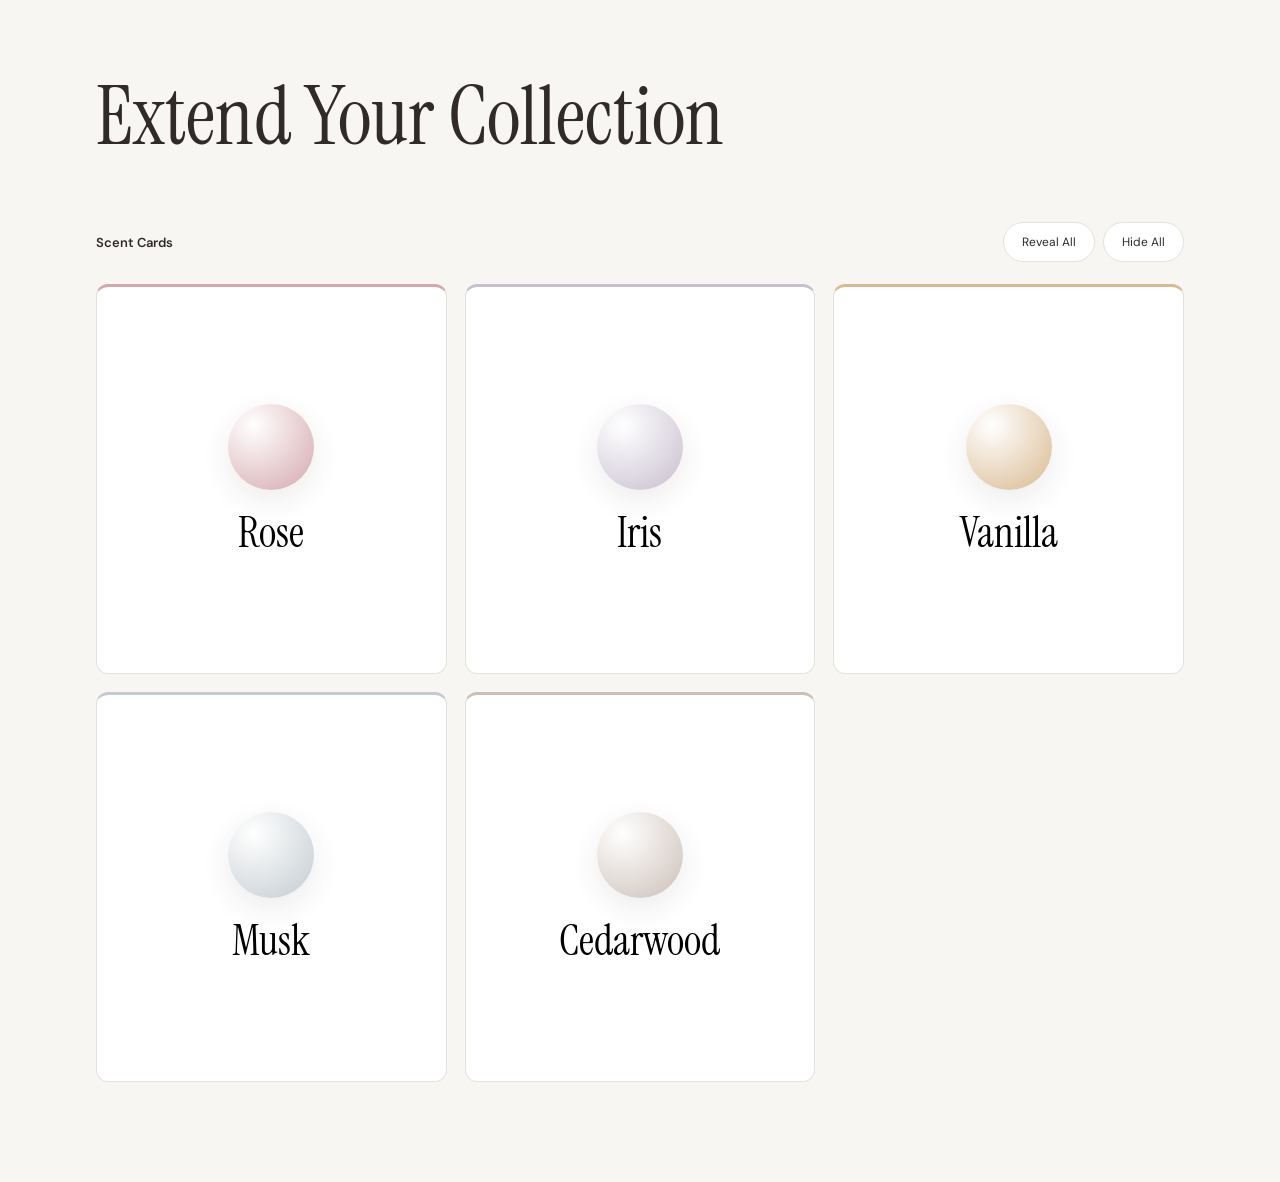
<file: week-08/index.html>
<!doctype html>
<html lang="en">
  <head>
    <meta charset="UTF-8" />
    <meta name="viewport" content="width=device-width, initial-scale=1.0" />
    <title>Extend Your Collection</title>

    <link rel="stylesheet" href="style.css" />
    <script src="script.js" defer></script>
  </head>

  <body>
    <main class="page">
      <header class="intro">
        <h1>Extend Your Collection</h1>
      </header>

      <section class="collection" aria-labelledby="collection-title">
        <div class="collection-header">
          <h2 id="collection-title">Scent Cards</h2>

          <div class="controls" role="group" aria-label="Card controls">
            <button id="reveal-all" type="button">Reveal All</button>
            <button id="hide-all" type="button">Hide All</button>
          </div>
        </div>

        <div id="card-list" class="card-list"></div>
      </section>
    </main>
  </body>
</html>
</file>
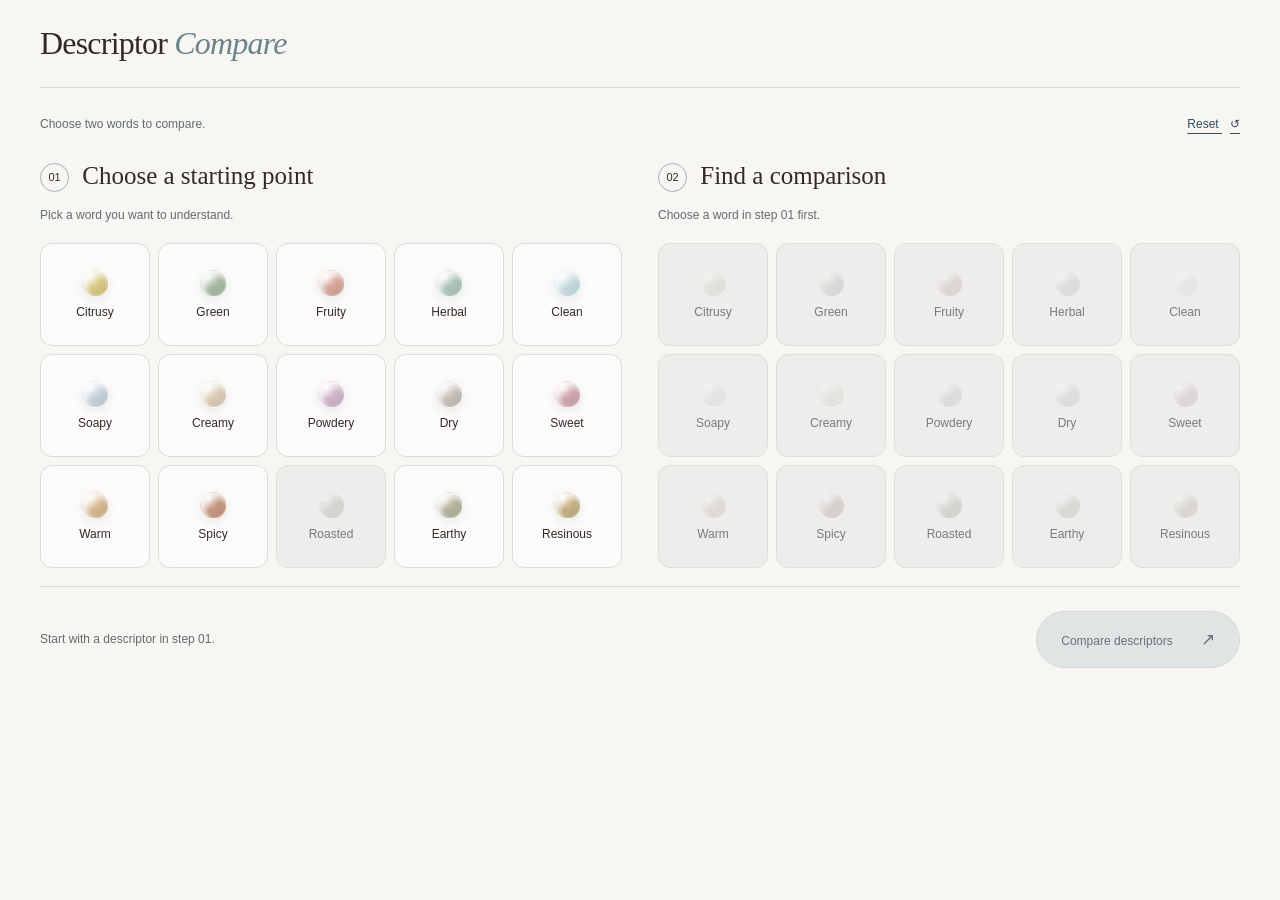
<file: week-09/index.html>
<!doctype html>
<html lang="en">
<head>
  <meta charset="utf-8">
  <meta name="viewport" content="width=device-width, initial-scale=1">
  <meta name="description" content="Explore the differences and connections between the words we use to describe scent.">
  <meta name="theme-color" content="#f7f6f3">
  <title>Descriptor Compare — The Language of Scent</title>
  <link rel="icon" href="data:,">
  <link rel="stylesheet" href="style.css">
  <script src="script.js" defer></script>
</head>
<body>
  <a class="skip-link" href="#compare-form">Skip to the comparison</a>
  <header class="wrap site-header">
    <h1>Descriptor <em>Compare</em></h1>
  </header>
  <main class="wrap">
    <form id="compare-form" tabindex="-1">
      <div class="section-top"><p class="help">Choose two words to compare.</p><button class="text-button" type="reset">Reset <span aria-hidden="true">↺</span></button></div>
      <div class="selection-layout">
        <fieldset aria-describedby="first-help">
          <legend><span class="step">01</span> Choose a starting point</legend>
          <p class="help" id="first-help">Pick a word you want to understand.</p>
          <div class="descriptor-grid" id="first-options"></div>
        </fieldset>
        <fieldset aria-describedby="second-help">
          <legend><span class="step">02</span> Find a comparison</legend>
          <p class="help" id="second-help">Choose a word in step 01 first.</p>
          <div class="descriptor-grid" id="second-options"></div>
        </fieldset>
      </div>
      <div class="action-row">
        <p id="selection-status" role="status" aria-live="polite" aria-atomic="true">Start with a descriptor in step 01.</p>
        <button class="button-solid" id="compare-button" type="submit" disabled>Compare descriptors <span aria-hidden="true">↗</span></button>
      </div>
    </form>
    <noscript><p class="noscript">This comparison needs JavaScript. Enable it to choose descriptors and see their connections.</p></noscript>

    <section class="result" id="result" aria-labelledby="result-heading" hidden>
      <div class="result-top">
        <div>
          <p class="eyebrow">VISUAL COMPARISON</p>
          <h2 id="result-heading" tabindex="-1"></h2>
          <p id="difference-summary"></p>
        </div>
        <button class="text-button" type="button" id="back-button">← Change comparison</button>
      </div>
      <div class="visual-comparison">
        <article class="sensory-panel" id="detail-a"></article>
        <article class="sensory-panel" id="detail-b"></article>
      </div>
      <section class="connection" aria-labelledby="connection-heading">
        <div class="connection-title">
          <h3 id="connection-heading">How They Connect</h3>
          <span class="eyebrow" id="relation-type"></span>
        </div>
        <div class="connection-layout">
          <div id="relation-diagram" aria-hidden="true"></div>
          <div class="connection-copy">
            <p id="relation-copy"></p>
          </div>
        </div>
        <p class="concept-note">Visuals suggest impressions; examples evoke familiar smells.</p>
      </section>
    </section>
  </main>
</body>
</html>
</file>
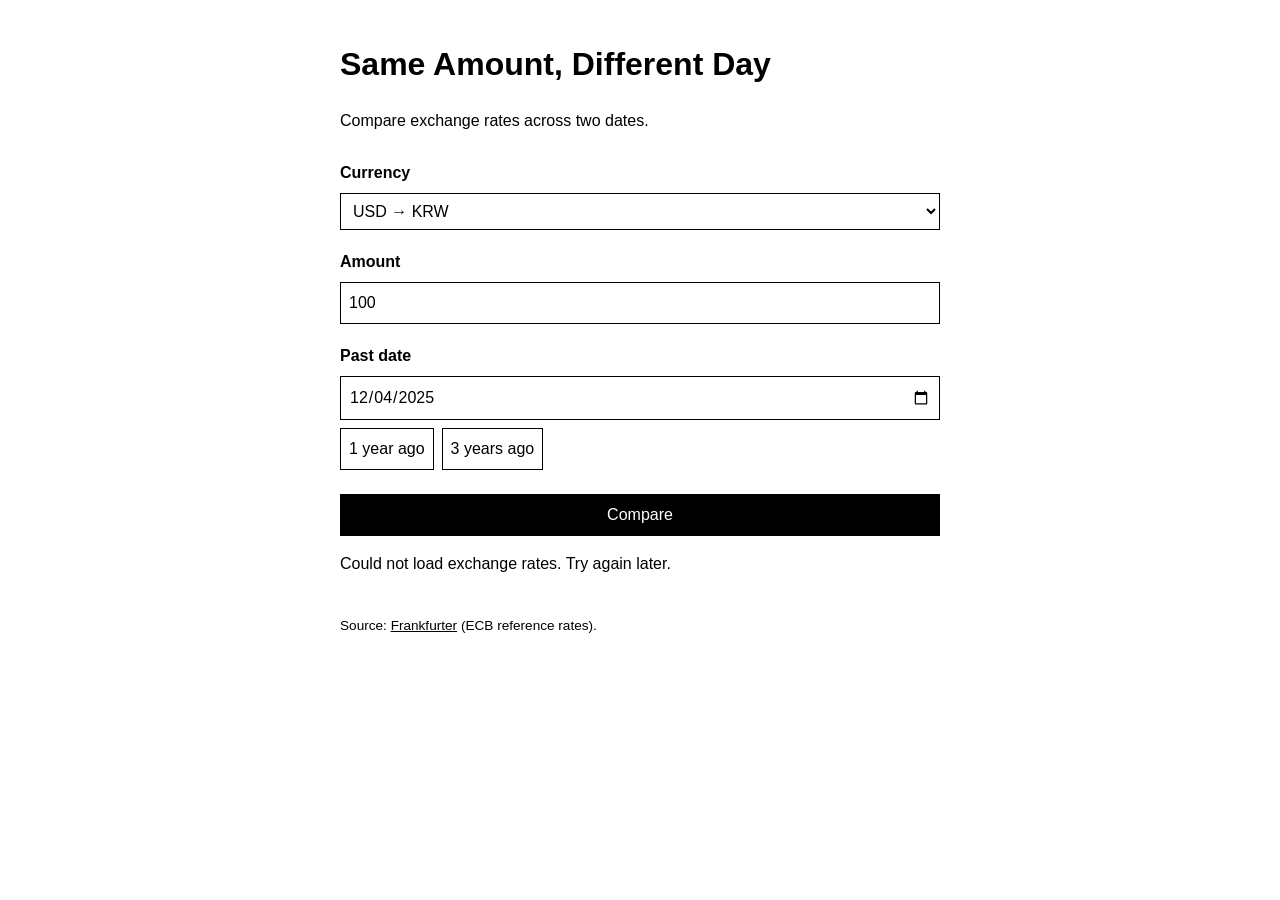
<file: week-10/index.html>
<!DOCTYPE html>
<html lang="en">
<head>
  <meta charset="UTF-8">
  <meta name="viewport" content="width=device-width, initial-scale=1.0">
  <title>Same Amount, Different Day</title>
  <link rel="stylesheet" href="style.css">
  <script src="script.js" defer></script>
</head>
<body>
  <main>
    <h1>Same Amount, Different Day</h1>
    <p>Compare exchange rates across two dates.</p>

    <form id="form" novalidate>
      <label for="pair">Currency</label>
      <select id="pair">
        <option value="USD-KRW">USD → KRW</option>
        <option value="EUR-KRW">EUR → KRW</option>
        <option value="USD-JPY">USD → JPY</option>
      </select>

      <label for="amount">Amount</label>
      <input id="amount" type="number" value="100" step="any">

      <label for="date">Past date</label>
      <input id="date" type="date" min="1999-01-04">
      <div class="shortcuts">
        <button type="button" data-years="1">1 year ago</button>
        <button type="button" data-years="3">3 years ago</button>
      </div>

      <button type="submit">Compare</button>
    </form>

    <p id="status" role="status"></p>

    <section id="results" hidden>
      <h2>Then <span id="then-date"></span></h2>
      <p id="then-value" class="value"></p>

      <h2>Latest <span id="latest-date"></span></h2>
      <p id="latest-value" class="value"></p>

      <h2>Difference</h2>
      <p id="difference" class="value"></p>
      <p id="summary"></p>
    </section>

    <footer>
      Source: <a href="https://frankfurter.dev/">Frankfurter</a> (ECB reference rates).
    </footer>
  </main>
</body>
</html>
</file>
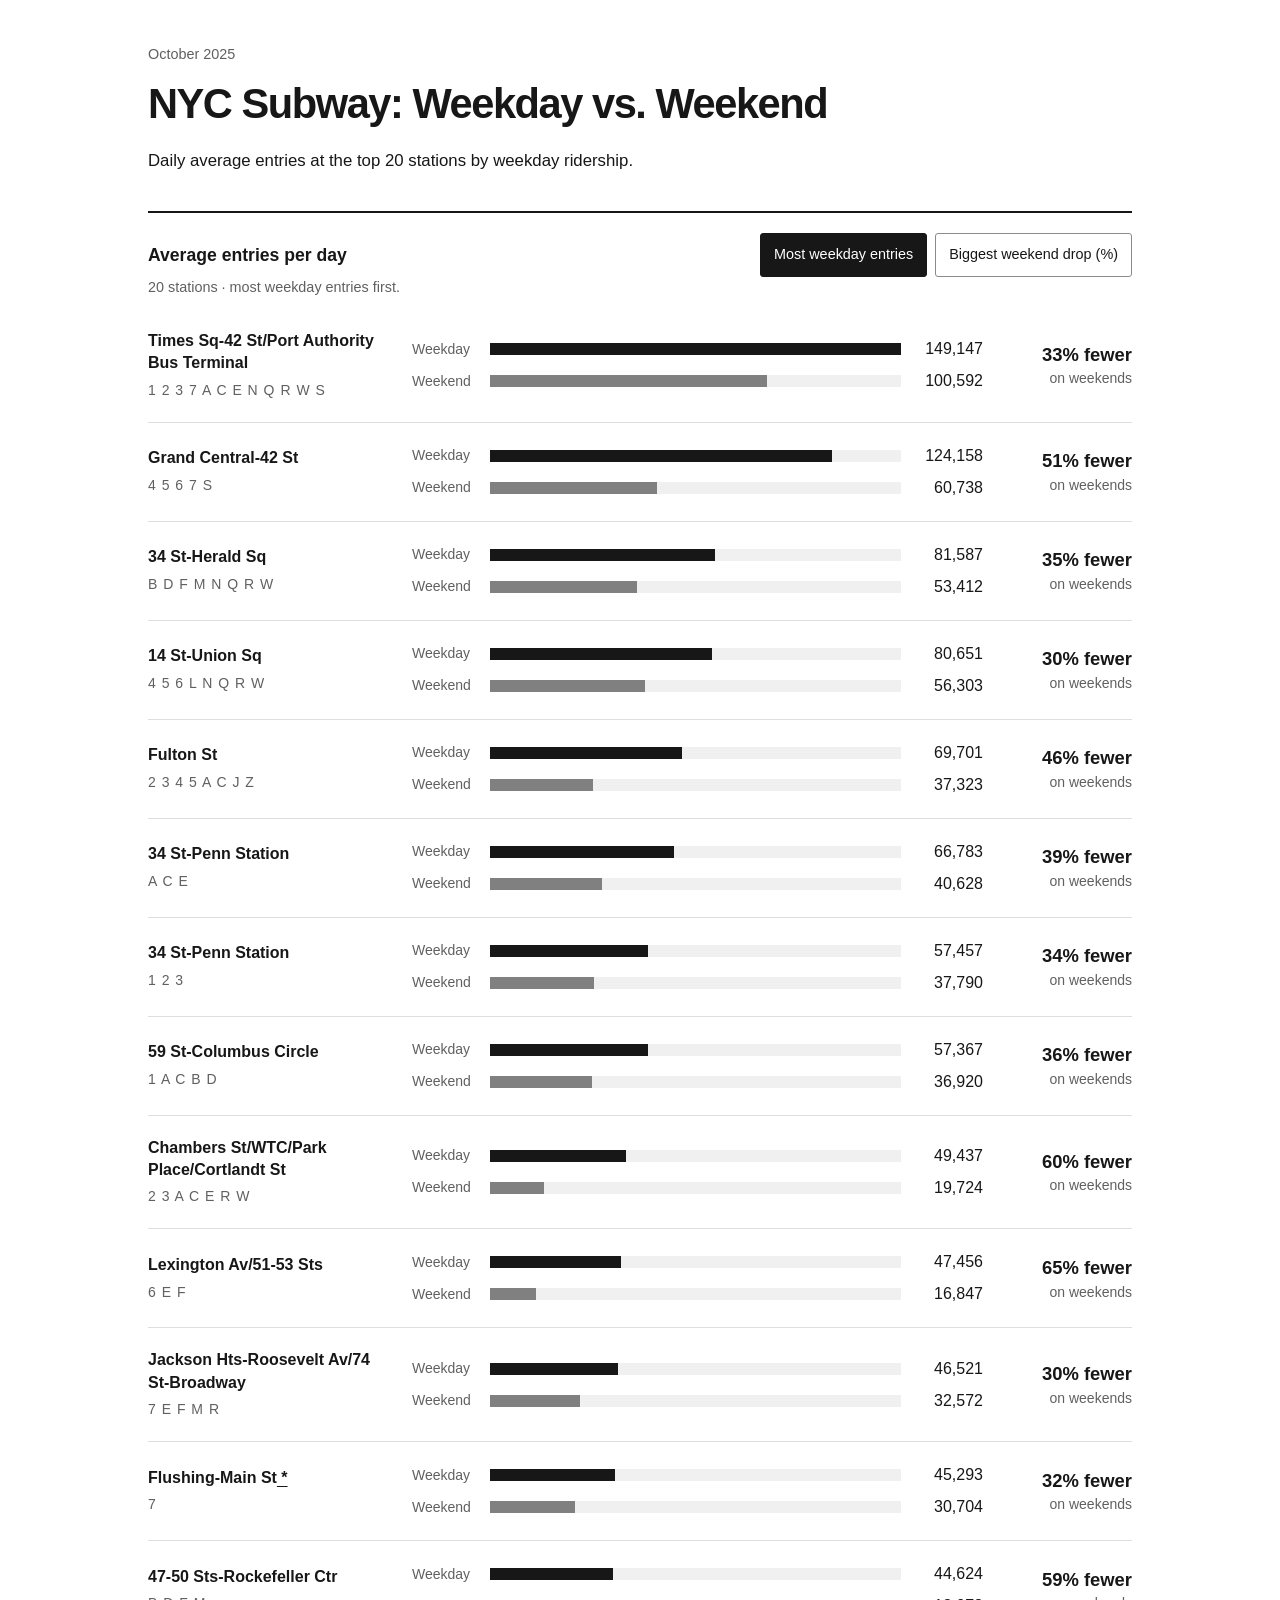
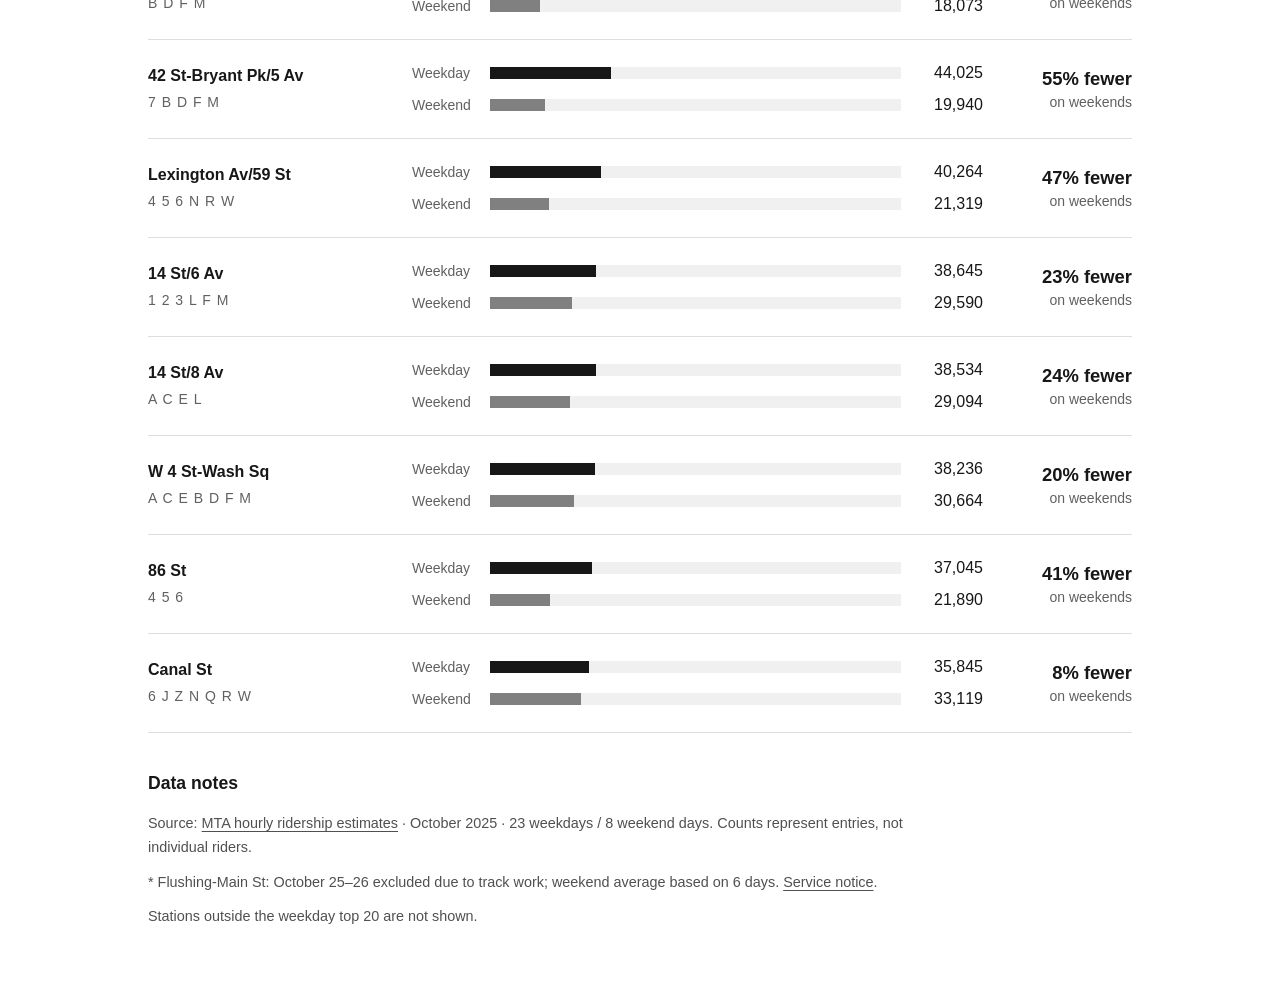
<file: week-11/index.html>
<!doctype html>
<html lang="en">
<head>
  <meta charset="utf-8">
  <meta name="viewport" content="width=device-width, initial-scale=1">
  <title>NYC Subway: Weekday vs. Weekend</title>
  <link rel="icon" href="data:,">
  <link rel="stylesheet" href="style.css">
  <script src="script.js" defer></script>
</head>
<body>
  <main>
    <header>
      <p class="date">October 2025</p>
      <h1>NYC Subway: Weekday vs. Weekend</h1>
      <p class="intro">Daily average entries at the top 20 stations by weekday ridership.</p>
    </header>

    <section aria-labelledby="chart-title">
      <div class="chart-top">
        <h2 id="chart-title">Average entries per day</h2>
        <div class="buttons" role="group" aria-label="Sort stations">
          <button type="button" id="sort-weekday" aria-pressed="true" disabled>Most weekday entries</button>
          <button type="button" id="sort-drop" aria-pressed="false" disabled>Biggest weekend drop (%)</button>
        </div>
      </div>
      <p id="sort-status" class="sort-status" role="status">Loading data…</p>
      <ol id="chart" class="chart" aria-label="Station comparisons"></ol>
      <noscript><p>This page needs JavaScript. You can also <a href="stations.csv">read the data as a CSV file</a>.</p></noscript>
    </section>

    <footer>
      <h2>Data notes</h2>
      <p>Source: <a href="https://data.ny.gov/d/5wq4-mkjj">MTA hourly ridership estimates</a> · October 2025 · 23 weekdays / 8 weekend days. Counts represent entries, not individual riders.</p>
      <p id="flushing-note">* Flushing-Main St: October 25–26 excluded due to track work; weekend average based on 6 days. <a href="https://www.mta.info/article/mta-weekender-october-24-27-2025">Service notice</a>.</p>
      <p>Stations outside the weekday top 20 are not shown.</p>
    </footer>
  </main>
</body>
</html>
</file>
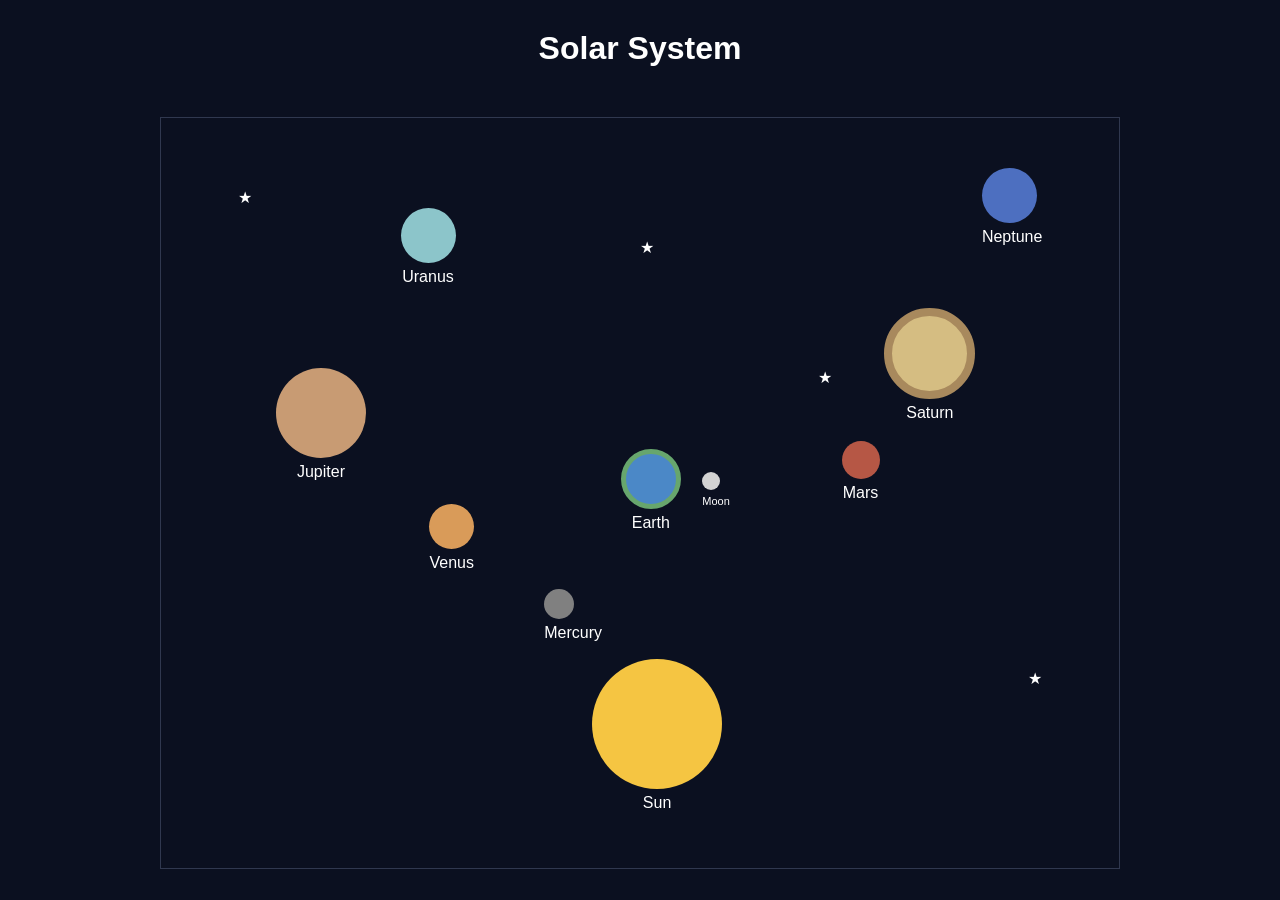
<file: week-04/arrange-the-world/index.html>
<!doctype html>
<html lang="en">
  <head>
    <meta charset="UTF-8" />
    <meta name="viewport" content="width=device-width, initial-scale=1.0" />
    <title>Solar System</title>
    <link rel="stylesheet" href="style.css" />
  </head>

  <body>
    <header>
      <h1>Solar System</h1>
    </header>

    <main>
      <section class="solar-system">
        <div class="star star1">★</div>
        <div class="star star2">★</div>
        <div class="star star3">★</div>
        <div class="star star4">★</div>

        <div class="sun">
          <div class="sun-shape"></div>
          <p>Sun</p>
        </div>

        <div class="planet mercury">
          <div class="mercury-shape"></div>
          <p>Mercury</p>
        </div>

        <div class="planet venus">
          <div class="venus-shape"></div>
          <p>Venus</p>
        </div>

        <div class="planet earth">
          <div class="earth-shape"></div>
          <p>Earth</p>
        </div>

        <div class="moon">
          <div class="moon-shape"></div>
          <p>Moon</p>
        </div>

        <div class="planet mars">
          <div class="mars-shape"></div>
          <p>Mars</p>
        </div>

        <div class="planet jupiter">
          <div class="jupiter-shape"></div>
          <p>Jupiter</p>
        </div>

        <div class="planet saturn">
          <div class="saturn-shape"></div>
          <p>Saturn</p>
        </div>

        <div class="planet uranus">
          <div class="uranus-shape"></div>
          <p>Uranus</p>
        </div>

        <div class="planet neptune">
          <div class="neptune-shape"></div>
          <p>Neptune</p>
        </div>
      </section>
    </main>
  </body>
</html>
</file>
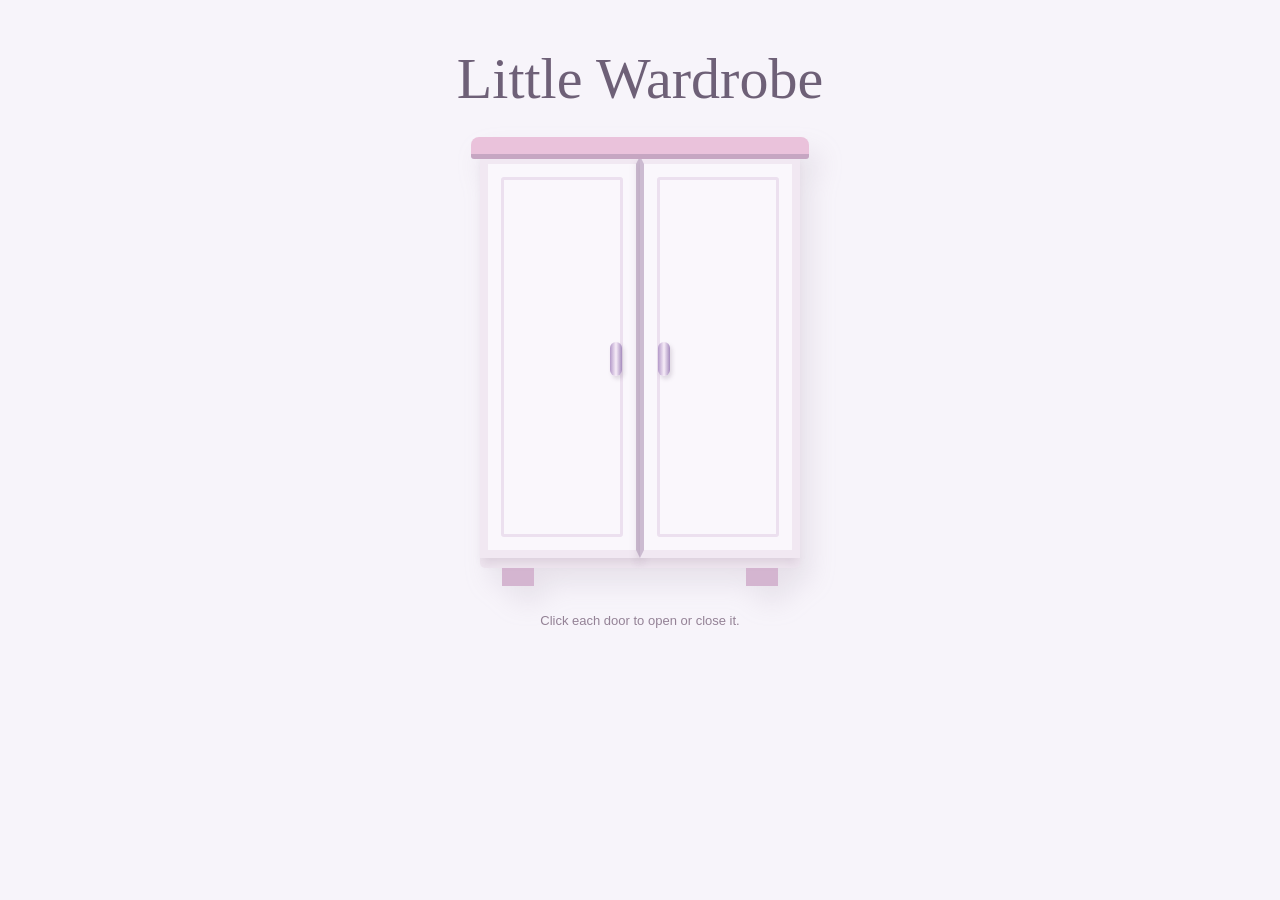
<file: week-07/first-javascript/index.html>
<!doctype html>
<html lang="en">
  <head>
    <meta charset="UTF-8" />
    <meta name="viewport" content="width=device-width, initial-scale=1.0" />
    <title>Little Wardrobe</title>
    <link rel="stylesheet" href="style.css" />
    <script src="script.js" defer></script>
  </head>
  <body>
    <main>
      <h1>Little Wardrobe</h1>

      <div class="wardrobe">
        <div class="wardrobe-top"></div>
        <div class="wardrobe-inside">
          <div class="section shirts-section">
            <div class="rail"></div>
            <div class="clothes-row">
              <div class="clothing">
                <svg class="hanger" viewBox="0 0 64 48" aria-hidden="true">
                  <path
                    d="M32 17 L32 11 C32 5 36 3 41 3 C47 3 48 11 42 16 M32 17 L9 34 Q7 37 11 37 L53 37 Q57 37 55 34 Z"
                  />
                </svg>
                <div class="tshirt shirt-blue"></div>
              </div>
              <div class="clothing">
                <svg class="hanger" viewBox="0 0 64 48" aria-hidden="true">
                  <path
                    d="M32 17 L32 11 C32 5 36 3 41 3 C47 3 48 11 42 16 M32 17 L9 34 Q7 37 11 37 L53 37 Q57 37 55 34 Z"
                  />
                </svg>
                <div class="tshirt shirt-pink"></div>
              </div>
              <div class="clothing">
                <svg class="hanger" viewBox="0 0 64 48" aria-hidden="true">
                  <path
                    d="M32 17 L32 11 C32 5 36 3 41 3 C47 3 48 11 42 16 M32 17 L9 34 Q7 37 11 37 L53 37 Q57 37 55 34 Z"
                  />
                </svg>
                <div class="tshirt shirt-lilac"></div>
              </div>
            </div>
          </div>

          <div class="section shelf-section">
            <div class="folded-clothes">
              <span class="fold fold-blue"></span>
              <span class="fold fold-white"></span>
              <span class="fold fold-pink"></span>
            </div>
            <div class="bear">
              <span class="bear-ear ear-left"></span>
              <span class="bear-ear ear-right"></span>
              <div class="bear-head">
                <span class="eye eye-left"></span>
                <span class="eye eye-right"></span>
                <span class="nose"></span>
              </div>
              <div class="bear-body"></div>
            </div>
            <div class="basket"><span class="basket-handle"></span></div>
          </div>

          <div class="section pants-section">
            <div class="rail bottom-rail"></div>
            <div class="pants-row">
              <div class="clothing trousers">
                <svg
                  class="hanger pants-hanger"
                  viewBox="0 0 64 48"
                  aria-hidden="true"
                >
                  <path
                    d="M32 17 L32 11 C32 5 36 3 41 3 C47 3 48 11 42 16 M32 17 L9 34 Q7 37 11 37 L53 37 Q57 37 55 34 Z"
                  />
                </svg>
                <div class="pants pants-lavender"></div>
              </div>
              <div class="clothing trousers">
                <svg
                  class="hanger pants-hanger"
                  viewBox="0 0 64 48"
                  aria-hidden="true"
                >
                  <path
                    d="M32 17 L32 11 C32 5 36 3 41 3 C47 3 48 11 42 16 M32 17 L9 34 Q7 37 11 37 L53 37 Q57 37 55 34 Z"
                  />
                </svg>
                <div class="pants pants-rose"></div>
              </div>
            </div>
            <div class="books">
              <span class="book book-pink"></span>
              <span class="book book-cream"></span>
              <span class="book book-blue"></span>
              <span class="book book-lavender"></span>
              <span class="book book-mint"></span>
              <span class="book book-ivory"></span>
            </div>
          </div>
        </div>

        <button
          class="door left-door"
          id="left-door"
          type="button"
          aria-label="Open left door"
          aria-expanded="false"
        >
          <span class="door-panel"></span><span class="handle"></span>
        </button>
        <button
          class="door right-door"
          id="right-door"
          type="button"
          aria-label="Open right door"
          aria-expanded="false"
        >
          <span class="door-panel"></span><span class="handle"></span>
        </button>
        <div class="leg leg-left"></div>
        <div class="leg leg-right"></div>
      </div>

      <p class="hint">Click each door to open or close it.</p>
    </main>
  </body>
</html>
</file>
<file: week-08/style.css>
@import url('https://fonts.googleapis.com/css2?family=DM+Sans:wght@400;500;600&family=Instrument+Serif&display=swap');

:root {
  --background: #f7f6f3;
  --surface: #ffffff;
  --text: #302b28;
  --muted: #77736f;
  --border: #e5e2de;
}

* {
  box-sizing: border-box;
}

body {
  margin: 0;
  background: var(--background);
  color: var(--text);
  font-family: 'DM Sans', sans-serif;
}

button {
  font: inherit;
}

.page {
  max-width: 1160px;
  margin: 0 auto;
  padding: 75px 36px 100px;
}

/* Page title */

.intro {
  margin-bottom: 65px;
}

.intro h1 {
  margin: 0;
  font-family: 'Instrument Serif', Georgia, serif;
  font-size: clamp(52px, 7vw, 82px);
  font-weight: 400;
  line-height: 1;
}

/* Collection */

.collection-header {
  display: flex;
  justify-content: space-between;
  align-items: center;
  flex-wrap: wrap;
  gap: 20px;
  margin-bottom: 22px;
}

.collection h2 {
  margin: 0;
  font-size: 13px;
  font-weight: 600;
}

.controls {
  display: flex;
  gap: 8px;
}

.controls button {
  padding: 11px 18px;
  background: var(--surface);
  border: 1px solid var(--border);
  border-radius: 24px;
  color: var(--text);
  font-size: 12px;
  cursor: pointer;
  transition:
    background-color 0.2s,
    border-color 0.2s;
}

.controls button:hover {
  background: #eeece8;
  border-color: #bfbab4;
}

.controls button:focus-visible {
  outline: 2px solid var(--text);
  outline-offset: 3px;
}

/* Card layout */

.card-list {
  display: grid;
  grid-template-columns: repeat(3, minmax(0, 1fr));
  gap: 18px;
}

.note-card {
  display: block;
  width: 100%;
  height: 390px;
  padding: 0;
  border: 0;
  background: transparent;
  text-align: left;
  cursor: pointer;
  perspective: 1200px;
  transition: transform 0.2s ease;
}

.note-card:focus-visible {
  outline: 2px solid var(--text);
  outline-offset: 5px;
  border-radius: 12px;
}

.card-inner {
  position: relative;
  display: block;
  width: 100%;
  height: 100%;
  transform-style: preserve-3d;
  transition: transform 0.65s ease;
}

/* Flip interaction */

.note-card.is-flipped .card-inner {
  transform: rotateY(180deg);
}

.card-face {
  position: absolute;
  inset: 0;
  display: flex;
  flex-direction: column;
  padding: 26px;
  background: var(--surface);
  border: 1px solid var(--border);
  border-radius: 12px;
  backface-visibility: hidden;
  -webkit-backface-visibility: hidden;
  overflow: hidden;
}

/* Front */

.card-front {
  align-items: center;
  justify-content: center;
  border-top: 3px solid var(--accent);
}

.front-center {
  display: flex;
  flex-direction: column;
  align-items: center;
  gap: 20px;
}

.note-orb {
  display: block;
  width: 86px;
  height: 86px;
  border-radius: 50%;
  background: radial-gradient(
    circle at 30% 25%,
    rgba(255, 255, 255, 0.95),
    var(--accent)
  );
  box-shadow: 0 10px 30px rgba(48, 43, 40, 0.09);
}

.note-name {
  font-family: 'Instrument Serif', Georgia, serif;
  font-size: 42px;
  line-height: 1.1;
}

/* Back */

.card-back {
  gap: 11px;
  transform: rotateY(180deg);
  border-top: 3px solid var(--accent);
}

.back-title {
  margin-bottom: 3px;
  font-family: 'Instrument Serif', Georgia, serif;
  font-size: 36px;
  line-height: 1;
}

.back-summary {
  font-size: 12px;
  line-height: 1.6;
}

.back-section-label {
  margin-top: 8px;
  color: var(--muted);
  font-size: 9px;
  font-weight: 600;
  letter-spacing: 1px;
}

.back-reference {
  font-size: 11px;
  line-height: 1.6;
}

.descriptor-list {
  display: flex;
  flex-wrap: wrap;
  gap: 5px;
}

.descriptor-tag {
  padding: 5px 8px;
  background: var(--background);
  border: 1px solid var(--border);
  border-radius: 20px;
  font-size: 10px;
}

/* Responsive */

@media (max-width: 900px) {
  .card-list {
    grid-template-columns: repeat(2, minmax(0, 1fr));
  }
}

@media (max-width: 600px) {
  .page {
    padding: 50px 22px 70px;
  }

  .intro {
    margin-bottom: 45px;
  }

  .card-list {
    grid-template-columns: 1fr;
  }

  .note-card {
    height: 370px;
  }

  .collection-header {
    align-items: flex-start;
  }
}

/* Accessibility */

@media (prefers-reduced-motion: reduce) {
  .card-inner,
  .controls button {
    transition: none;
  }
}
.note-card:hover {
  transform: translateY(-3px);
}
</file>
<file: week-09/style.css>
:root {
  --paper: #f7f6f3;
  --ink: #302b28;
  --muted: #616c70;
  --navy: #354d60;
  --line: #d4d9d9;
  --serif: Georgia, 'Times New Roman', serif;
  --sans: Arial, Helvetica, sans-serif;
  font-family: var(--sans);
  color: var(--ink);
  background: var(--paper);
  font-synthesis: none;
}
* {
  box-sizing: border-box;
}
body {
  margin: 0;
  padding-bottom: 40px;
}
[hidden] {
  display: none !important;
}
a {
  color: inherit;
}
button, input {
  font: inherit;
}
button {
  cursor: pointer;
}
button:disabled {
  cursor: not-allowed;
}
button:focus-visible, a:focus-visible, h2:focus-visible {
  outline: 3px solid var(--navy);
  outline-offset: 5px;
}
::selection {
  background: #c8dde2;
}
.wrap {
  width: min(1240px, calc(100% - 80px));
  margin-inline: auto;
}
.skip-link {
  position: fixed;
  top: -100px;
  left: 20px;
  z-index: 10;
  padding: 14px;
  background: var(--navy);
  color: white;
}
.skip-link:focus {
  top: 15px;
}
.site-header {
  min-height: 88px;
  border-bottom: 1px solid var(--line);
  display: flex;
  align-items: center;
  justify-content: space-between;
  gap: 24px;
}

.eyebrow {
  font-size: 10px;
  font-weight: 700;
  line-height: 1.5;
  letter-spacing: 1.4px;
  color: var(--muted);
}

.mini-orb {
  display: block;
  border-radius: 50%;
  background: radial-gradient(circle at 30% 23%, #ffffffed 0, #ffffff6b 16%, transparent 45%), radial-gradient(circle at 68% 73%, transparent 35%, #ffffffa8 73%), var(--accent, #c8dde2);
  box-shadow: inset 5px 6px 12px #ffffffa8, inset -6px -8px 14px #506c7d25, 0 10px 22px #354d6018;
  border: 1px solid #fff9;
}

form {
  scroll-margin-top: 20px;
}
.section-top, .result-top {
  display: flex;
  justify-content: space-between;
  gap: 20px;
  align-items: center;
  padding: 17px 0;
}
.text-button {
  padding: 12px 0;
  background: none;
  color: var(--navy);
  border: 0;
  font-size: 12px;
  text-decoration: underline;
  text-underline-offset: 5px;
}
.text-button span {
  margin-left: 8px;
}
.selection-layout {
  display: grid;
  grid-template-columns: 1fr 1fr;
  gap: 36px;
}
fieldset {
  border: 0;
  padding: 0;
  margin: 0;
  min-width: 0;
}
legend {
  font: 25px/1.3 var(--serif);
  padding: 0;
}
.step {
  font: 11px var(--sans);
  display: inline-grid;
  place-items: center;
  border: 1px solid #a4b1b5;
  border-radius: 50%;
  width: 29px;
  height: 29px;
  vertical-align: 3px;
  margin-right: 7px;
}
.help {
  font: 400 12px/1.7 var(--sans);
  color: var(--muted);
  min-height: 21px;
  margin: 12px 0 17px;
}
.descriptor-grid {
  display: grid;
  grid-template-columns: repeat(5, minmax(0, 1fr));
  gap: 8px;
}
.descriptor-option {
  position: relative;
  min-width: 0;
  cursor: pointer;
}
.descriptor-option input {
  position: absolute;
  width: 1px;
  height: 1px;
  clip-path: inset(50%);
  overflow: hidden;
}
.option-card {
  position: relative;
  min-height: 103px;
  display: flex;
  flex-direction: column;
  align-items: center;
  justify-content: center;
  gap: 8px;
  padding: 10px 3px;
  border: 1px solid #d5dddf;
  border-radius: 12px;
  background: #ffffffa3;
  transition: background .18s, border-color .18s, transform .18s;
  font-size: 12px;
}
.mini-orb {
  width: 27px;
  height: 27px;
  box-shadow: inset 3px 3px 6px #ffffffa8, inset -3px -4px 8px #506c7d25, 0 3px 8px #354d6018;
}
input:not(:disabled) + .option-card:hover {
  transform: translateY(-2px);
  border-color: #829ba5;
}
input:checked + .option-card {
  border: 2px solid var(--navy);
  padding: 9px 2px;
  background: #eaf0f2;
}
input:checked + .option-card::after {
  content: '✓';
  position: absolute;
  right: 6px;
  top: 5px;
  font-size: 11px;
  color: var(--navy);
}
input:focus-visible + .option-card {
  outline: 3px solid var(--navy);
  outline-offset: 3px;
}
input:disabled + .option-card {
  background: #eeedeb;
  border-color: #dededb;
  color: #777b7c;
  cursor: not-allowed;
}
input:disabled + .option-card .mini-orb {
  opacity: .35;
  filter: grayscale(.8);
  box-shadow: none;
}
.action-row {
  display: flex;
  justify-content: space-between;
  gap: 20px;
  align-items: center;
  padding: 24px 0;
  margin-top: 18px;
  border-top: 1px solid var(--line);
}
#selection-status {
  color: var(--muted);
  font: 400 12px/1.7 var(--sans);
  margin: 0;
}
.button-solid {
  background: var(--navy);
  color: white;
  border: 1px solid var(--navy);
  padding: 17px 24px;
  border-radius: 99px;
  font-size: 12px;
  white-space: nowrap;
}
.button-solid span {
  margin-left: 25px;
  font-size: 17px;
}
.button-solid:hover:not(:disabled) {
  background: #243b4c;
}
.button-solid:disabled {
  background: #e1e4e4;
  color: #687174;
  border-color: #d3d9d9;
}
.result {
  border-top: 1px solid var(--line);
  margin-top: 14px;
  padding-top: 18px;
  scroll-margin-top: 24px;
}
.result-top {
  align-items: flex-start;
  padding-bottom: 28px;
}
.result-top .eyebrow {
  margin: 0 0 10px;
}
h2 {
  font: 400 clamp(32px, 3.7vw, 47px)/1.15 var(--serif);
  letter-spacing: -1.2px;
  margin: 0 0 14px;
}
#difference-summary {
  font: 400 16px/1.65 var(--sans);
  max-width: 740px;
  margin: 0;
  color: #4e5f65;
}
.visual-comparison {
  display: grid;
  grid-template-columns: repeat(2, minmax(0, 1fr));
  gap: 24px;
}
.sensory-panel {
  min-width: 0;
  border: 1px solid #dce1df;
  border-radius: 20px;
  padding: 28px 32px;
  background: #ffffff85;
}
.sensory-panel h3 {
  font: 400 35px/1.2 var(--serif);
  margin: 0;
}
.scent-visual {
  height: 195px;
  margin: 16px 0 22px;
  display: grid;
  place-items: center;
  border-radius: 14px;
  background: radial-gradient(ellipse at center, #ffffffcc, #f4f5f200 72%);
  color: var(--accent);
}
.scent-visual svg {
  display: block;
  width: min(100%, 360px);
  height: 100%;
  fill: currentColor;
}
.bubbles circle {
  fill-opacity: .16;
  stroke: currentColor;
  stroke-width: 1.6;
  filter: drop-shadow(0 4px 3px #354d6010);
}
.shine {
  fill: none;
  stroke: #fff;
  stroke-width: 4;
  stroke-linecap: round;
}
.clear-air {
  opacity: .5;
  filter: blur(12px);
}
.air-lines {
  fill: none;
  stroke: #a3c0cb;
  stroke-width: 1;
  opacity: .65;
}
.plant-lines {
  fill: none;
  stroke: currentColor;
  stroke-width: 2.4;
  stroke-linecap: round;
}
.herb-leaves {
  fill-opacity: .55;
  stroke: #86a694;
  stroke-width: 1;
}
.stem {
  fill: none;
  stroke-width: 2;
}
.rounded-forms {
  fill-opacity: .7;
  stroke: #ffffffc0;
  stroke-width: 2;
  filter: drop-shadow(0 8px 12px #b584921c);
}
.cream-layers path {
  fill-opacity: .6;
  stroke: #ffffffcf;
  stroke-width: 1.5;
}
.cream-layers .cream-line {
  fill: none;
  stroke: currentColor;
  stroke-width: 4;
  opacity: .5;
}
.zest-lines {
  fill: none;
  stroke: #bda64c;
  stroke-width: 2;
  stroke-linecap: round;
}
.fruit-forms {
  fill-opacity: .55;
  stroke: #ffffffc9;
  stroke-width: 1.5;
}
.soil-layers {
  fill-opacity: .65;
  stroke: #908c76;
  stroke-width: .6;
}
.soil-layers path:nth-child(2) { opacity: .75; }
.soil-layers path:nth-child(3) { opacity: .5; }
.paper-lines {
  fill: none;
  stroke: #ad9f93;
  stroke-width: 1;
  stroke-dasharray: 28 2 9 1;
}
.warm-glow {
  filter: blur(14px);
  fill-opacity: .35;
}
.spice-accents {
  fill-opacity: .8;
  stroke: #b3836e;
  stroke-width: 1.5;
}
.resin-drops {
  fill-opacity: .5;
  stroke: #a89360;
  stroke-width: 1;
  filter: drop-shadow(0 5px 7px #a78e5930);
}
.sensory-cues {
  display: flex;
  flex-wrap: wrap;
  gap: 8px;
  padding: 0;
  margin: 0 0 14px;
  list-style: none;
}
.sensory-cues li {
  padding: 6px 11px;
  border: 1px solid #d6dedb;
  border-radius: 30px;
  font-size: 11px;
  line-height: 1.4;
  background: #ffffff80;
}
.sensory-phrase {
  font: italic 23px/1.4 var(--serif);
  margin: 0 0 24px;
}
.imagine {
  border-top: 1px solid var(--line);
  padding-top: 18px;
}
.imagine h4 {
  font: 400 16px var(--serif);
  margin: 0 0 8px;
}
.imagine p {
  font-size: 13px;
  line-height: 1.7;
  margin: 0;
  color: #4e5f65;
}
details {
  margin-top: 20px;
  color: var(--muted);
  font-size: 12px;
  line-height: 1.8;
}
summary {
  width: fit-content;
  cursor: pointer;
  padding: 5px 0;
  text-decoration: underline;
  text-underline-offset: 4px;
}
summary:focus-visible {
  outline: 3px solid var(--navy);
  outline-offset: 4px;
}
details p { margin-bottom: 0; }
.connection {
  margin-top: 24px;
  padding: 26px 32px 18px;
  border: 1px solid #dce3e5;
  border-radius: 20px;
  background: #edf2f2;
}
.connection-title {
  display: flex;
  align-items: center;
  justify-content: space-between;
  flex-wrap: wrap;
  gap: 12px;
  margin-bottom: 22px;
}
.connection-title h3 {
  font: 400 25px var(--serif);
  margin: 0;
}
.connection-layout {
  display: grid;
  grid-template-columns: minmax(0, 1fr) minmax(0, 1.1fr);
  align-items: center;
  gap: 36px;
}
.connection-copy p {
  font-size: 13px;
  line-height: 1.8;
  margin: 0;
}
.connection-copy #shared-notes {
  font-size: 11px;
  color: var(--muted);
  margin-top: 14px;
}
.concept-note {
  border-top: 1px solid #d4dede;
  padding-top: 14px;
  margin: 22px 0 0;
  font-size: 10px;
  line-height: 1.7;
  color: var(--muted);
}
.relation-diagram {
  display: flex;
  justify-content: center;
  align-items: center;
  gap: 8px;
  min-height: 125px;
  font-size: 12px;
}
.diagram-word {
  display: grid;
  place-items: center;
  padding: 18px 16px;
  border: 1px solid #ffffffc0;
  border-radius: 50px;
  box-shadow: inset 3px 4px 12px #ffffff85, 0 5px 12px #354d600a;
  color: var(--ink);
}
.word-a { background: var(--color-a); }
.word-b { background: var(--color-b); }
.diagram-link {
  font: italic 15px var(--serif);
  text-align: center;
  padding: 10px 0;
  border-top: 1px solid #9cacae;
  border-bottom: 1px solid #9cacae;
}
.broad-frame {
  display: flex;
  align-items: center;
  justify-content: space-between;
  flex-wrap: wrap;
  gap: 10px;
  width: min(100%, 330px);
  padding: 16px 20px;
  border: 1px solid #afc1c6;
  border-radius: 15px;
  background: color-mix(in srgb, var(--broad-color), white 75%);
}
.broad-frame > span:first-child {
  width: 100%;
  font: 22px var(--serif);
}
.broad-frame small {
  color: var(--muted);
  font-size: 10px;
}
.specific-word {
  padding: 9px 15px;
  background: var(--specific-color);
  border: 1px dashed #94a7ad;
  border-radius: 25px;
}
.contrast .diagram-word {
  border-radius: 8px;
}
.contrast-link {
  display: flex;
  align-items: center;
  gap: 5px;
  color: var(--muted);
}
.contrast-link small {
  max-width: 70px;
  text-align: center;
  font-size: 10px;
  line-height: 1.5;
}
.qualities {
  flex-direction: column;
  gap: 3px;
}
.quality-row {
  display: flex;
  align-items: center;
  gap: 20px;
  width: min(100%, 290px);
}
.quality-row small {
  width: 66px;
  color: var(--muted);
  font-size: 11px;
}
.quality-row .diagram-word {
  padding: 9px 18px;
}
.quality-row:last-child .diagram-word {
  border-radius: 8px;
}
.quality-plus {
  margin-left: 38px;
  font: 20px var(--serif);
  color: var(--muted);
}
.noscript {
  padding: 25px;
  background: #eaf1f4;
}
@media (max-width: 1050px) {
  .wrap {
    width: calc(100% - 48px);
  }
  .selection-layout {
    gap: 24px;
  }
  .descriptor-grid {
    grid-template-columns: repeat(3, minmax(0, 1fr));
  }
  .option-card {
    min-height: 94px;
  }
  .sensory-panel, .connection {
    padding: 24px;
  }
}
@media (max-width: 680px) {
  .wrap {
    width: calc(100% - 36px);
  }
  .site-header {
    min-height: 76px;
  }

  .selection-layout {
    grid-template-columns: 1fr;
    gap: 30px;
  }
  .descriptor-grid {
    grid-template-columns: repeat(3, minmax(0, 1fr));
  }
  .help {
    min-height: 0;
  }
  .option-card {
    min-height: 92px;
  }
  .action-row {
    flex-direction: column;
    align-items: stretch;
  }
  .button-solid {
    width: 100%;
  }
  .result-top {
    align-items: start;
    flex-direction: column;
    gap: 0;
  }
  .visual-comparison, .connection-layout {
    grid-template-columns: 1fr;
    gap: 18px;
  }
  .sensory-panel, .connection {
    padding: 24px 20px;
  }
  .scent-visual { height: 165px; }
  #difference-summary { font-size: 14px; }
  .sensory-phrase { font-size: 22px; }
  .result-top .text-button { margin-top: 16px; }
  .connection-title { align-items: flex-start; }
  .connection-layout { gap: 20px; }
  .diagram-word { padding: 15px 12px; }
  .relation-diagram { font-size: 11px; gap: 6px; }
  .diagram-link { font-size: 14px; }
  .contrast-link { gap: 3px; }
  .contrast-link small { max-width: 57px; font-size: 9px; }

}
@media (prefers-reduced-motion: reduce) {
  *, *::before, *::after {
    animation: none !important;
    transition: none !important;
    scroll-behavior: auto !important;
  }
}

.site-header h1 {
  font: 400 32px/1.2 var(--serif);
  letter-spacing: -.8px;
  margin: 0;
}
.site-header h1 em {
  color: #6b838b;
  font-weight: 400;
}
.section-top .help {
  margin: 0;
}
</file>
<file: week-10/style.css>
body {
  max-width: 600px;
  margin: 40px auto;
  padding: 0 20px;
  background: #fff;
  color: #000;
  font-family: Arial, Helvetica, sans-serif;
  line-height: 1.5;
}

form {
  display: flex;
  flex-direction: column;
  gap: 8px;
}

label {
  margin-top: 12px;
  font-weight: bold;
}

input, select, button {
  font: inherit;
  padding: 8px;
  border: 1px solid #000;
  border-radius: 0;
  background: #fff;
  color: #000;
}

.shortcuts {
  display: flex;
  flex-wrap: wrap;
  gap: 8px;
}

button {
  cursor: pointer;
}

button[type="submit"] {
  margin-top: 16px;
  background: #000;
  color: #fff;
}

h2 {
  margin: 24px 0 0;
  font-size: 1rem;
}

h2 span {
  font-weight: normal;
}

.value {
  margin: 4px 0;
  font-size: 1.5rem;
  font-weight: bold;
}

footer {
  margin-top: 40px;
  font-size: 0.85rem;
}

footer a {
  color: #000;
}
</file>
<file: week-11/style.css>
* {
  box-sizing: border-box;
}

body {
  margin: 0;
  font-family: -apple-system, BlinkMacSystemFont, "Segoe UI", Arial, sans-serif;
  color: #171717;
  background: #fff;
  line-height: 1.5;
}

main {
  max-width: 1040px;
  margin: 0 auto;
  padding: 44px 28px 60px;
}

.date {
  margin: 0 0 14px;
  color: #606060;
  font-size: 0.9rem;
}

h1 {
  margin: 0;
  font-size: 2.6rem;
  line-height: 1.15;
  letter-spacing: -0.035em;
}

.intro {
  max-width: 650px;
  margin: 20px 0 36px;
  font-size: 1.05rem;
  line-height: 1.65;
}

h2 {
  margin: 0;
  font-size: 1.1rem;
}

.chart-top {
  display: flex;
  flex-wrap: wrap;
  justify-content: space-between;
  align-items: center;
  gap: 16px;
  padding-top: 20px;
  border-top: 2px solid #171717;
}

.buttons {
  display: flex;
  flex-wrap: wrap;
  gap: 8px;
}

button {
  min-height: 44px;
  padding: 9px 13px;
  border: 1px solid #8b8b8b;
  border-radius: 3px;
  background: #fff;
  color: #171717;
  font: inherit;
  font-size: 0.9rem;
  cursor: pointer;
}

button[aria-pressed="true"] {
  border-color: #171717;
  background: #171717;
  color: #fff;
}

button:not([aria-pressed="true"]):hover {
  background: #f0f0f0;
}

button:disabled {
  cursor: wait;
  opacity: 0.6;
}

button:focus-visible,
a:focus-visible {
  outline: 3px solid #2059bd;
  outline-offset: 4px;
}

a {
  color: inherit;
  text-underline-offset: 3px;
}

.sort-status {
  color: #606060;
  font-size: 0.9rem;
}

.sort-status {
  min-height: 1.5em;
  margin: 0 0 10px;
}

.chart {
  list-style: none;
  margin: 0;
  padding: 0;
}

.station {
  display: grid;
  grid-template-columns: 240px minmax(0, 1fr) 125px;
  gap: 8px 24px;
  align-items: center;
  padding: 21px 0;
  border-bottom: 1px solid #dedede;
}

.station-name {
  margin: 0;
  font-size: 1rem;
  font-weight: 600;
  line-height: 1.4;
  overflow-wrap: anywhere;
}

.station-lines {
  margin: 5px 0 0;
  color: #606060;
  font-size: 0.875rem;
}

.station-lines {
  word-spacing: 2px;
}

.bars {
  display: flex;
  flex-direction: column;
  gap: 8px;
}

.bar-row {
  display: grid;
  grid-template-columns: 68px minmax(0, 1fr) 72px;
  align-items: center;
  gap: 10px;
}

.bar-label {
  color: #606060;
  font-size: 0.875rem;
}

.bar-track {
  height: 12px;
  background: #f0f0f0;
}

.bar {
  height: 100%;
}

.bar.weekday {
  background: #171717;
}

.bar.weekend {
  background: #808080;
}

.bar-number {
  text-align: right;
  font-variant-numeric: tabular-nums;
}

.change {
  margin: 0;
  color: #606060;
  font-size: 0.875rem;
  text-align: right;
}

.change strong {
  display: block;
  color: #171717;
  font-size: 1.15rem;
  font-weight: 650;
  font-variant-numeric: tabular-nums;
}

footer {
  margin-top: 36px;
  color: #505050;
  font-size: 0.9rem;
  line-height: 1.7;
}

footer h2 {
  margin-bottom: 12px;
  color: #171717;
}

footer p {
  max-width: 810px;
  margin: 10px 0;
}

#flushing-note {
  scroll-margin-top: 20px;
}

@media (max-width: 760px) {
  main {
    padding: 32px 18px 44px;
  }

  h1 {
    font-size: 2rem;
  }

  .station {
    grid-template-columns: minmax(0, 1fr) 115px;
    gap: 16px;
  }

  .bars {
    grid-column: 1 / -1;
    grid-row: 2;
  }

  .change {
    grid-column: 2;
    grid-row: 1;
  }

  .bar-row {
    grid-template-columns: 64px minmax(0, 1fr) 72px;
    gap: 8px;
  }
}

@media (max-width: 400px) {
  main {
    padding-right: 16px;
    padding-left: 16px;
  }

  .buttons {
    width: 100%;
  }

  .buttons button {
    flex: 1 1 145px;
  }

  .station {
    grid-template-columns: minmax(0, 1fr) 108px;
    column-gap: 12px;
  }
}
</file>
<file: week-04/arrange-the-world/style.css>
body {
  margin: 0;
  background-color: #0b1020;
  color: white;
  font-family: Arial, sans-serif;
}

/* Header */

header {
  display: flex;
  flex-direction: column;
  align-items: center;
  gap: 5px;

  text-align: center;
  padding: 30px;
}

header h1 {
  margin: 0;
}

header p {
  margin: 0;
  color: lightgray;
}

/* Main */

main {
  max-width: 1000px;
  margin: 0 auto;
}

/* Solar System */

.solar-system {
  position: relative;
  height: 750px;
  margin: 20px;
  border: 1px solid #30384f;
}

/* Sun */

.sun {
  position: absolute;
  left: 45%;
  bottom: 40px;
  text-align: center;
}

.sun-shape {
  width: 130px;
  height: 130px;
  background-color: #f5c542;
  border-radius: 50%;
}

/* General Planet */

.planet {
  position: absolute;
  text-align: center;
}

.planet p,
.sun p,
.moon p {
  margin-top: 5px;
}

/* Mercury */

.mercury {
  left: 40%;
  bottom: 210px;
}

.mercury-shape {
  width: 30px;
  height: 30px;
  background-color: gray;
  border-radius: 50%;
}

/* Venus */

.venus {
  left: 28%;
  bottom: 280px;
}

.venus-shape {
  width: 45px;
  height: 45px;
  background-color: #d99b59;
  border-radius: 50%;
}

/* Earth */

.earth {
  left: 48%;
  bottom: 320px;
}

.earth-shape {
  width: 50px;
  height: 50px;
  background-color: #4b88c7;
  border: 5px solid #67a66d;
  border-radius: 50%;
}

/* Moon */

.moon {
  position: absolute;
  left: 56.5%;
  bottom: 350px;
  text-align: center;
}

.moon-shape {
  width: 18px;
  height: 18px;
  background-color: lightgray;
  border-radius: 50%;
}

.moon p {
  font-size: 11px;
}

/* Mars */

.mars {
  right: 25%;
  bottom: 350px;
}

.mars-shape {
  width: 38px;
  height: 38px;
  background-color: #b65745;
  border-radius: 50%;
}

/* Jupiter */

.jupiter {
  left: 12%;
  top: 250px;
}

.jupiter-shape {
  width: 90px;
  height: 90px;
  background-color: #c89b73;
  border-radius: 50%;
}

/* Saturn */

.saturn {
  right: 15%;
  top: 190px;
}

.saturn-shape {
  width: 75px;
  height: 75px;
  background-color: #d5bd82;
  border: 8px solid #a8895d;
  border-radius: 50%;
}

/* Uranus */

.uranus {
  left: 25%;
  top: 90px;
}

.uranus-shape {
  width: 55px;
  height: 55px;
  background-color: #8cc5ca;
  border-radius: 50%;
}

/* Neptune */

.neptune {
  right: 8%;
  top: 50px;
}

.neptune-shape {
  width: 55px;
  height: 55px;
  background-color: #4d6fc0;
  border-radius: 50%;
}

/* Stars */

.star {
  position: absolute;
  color: white;
}

.star1 {
  left: 8%;
  top: 70px;
}

.star2 {
  left: 50%;
  top: 120px;
}

.star3 {
  right: 30%;
  top: 250px;
}

.star4 {
  right: 8%;
  bottom: 180px;
}
</file>
<file: week-07/first-javascript/style.css>
* {
  box-sizing: border-box;
}

body {
  margin: 0;
  min-height: 100vh;
  background: #f7f4fa;
  color: #6e6077;
  font-family: Arial, sans-serif;
}

main {
  min-height: 100vh;
  display: flex;
  flex-direction: column;
  align-items: center;
  text-align: center;
  padding: 45px 20px 35px;
}

h1 {
  font-family: Georgia, serif;
  font-size: clamp(38px, 6vw, 58px);
  font-weight: normal;
  margin: 0 0 36px;
}

/* Wardrobe */

.wardrobe {
  position: relative;
  width: 320px;
  height: 420px;
  perspective: 1000px;
  filter: drop-shadow(10px 15px 13px #9686a02a);
}

.wardrobe-top {
  position: absolute;
  top: -11px;
  left: -9px;
  width: 338px;
  height: 22px;
  border-radius: 8px 8px 3px 3px;
  background: #eac2db;
  border-bottom: 5px solid #c6a6c2;
  z-index: 6;
}

.wardrobe-inside {
  position: absolute;
  inset: 0;
  overflow: hidden;
  border: 12px solid #eee5ef;
  border-radius: 5px;
  background: #ead6e4;
  box-shadow: inset 0 7px 15px #8d69821e;
  display: flex;
  flex-direction: column;
}

.section {
  position: relative;
  width: 100%;
}

.shirts-section {
  height: 151px;
}

.shelf-section {
  height: 109px;
  border-top: 8px solid #f7edf6;
  border-bottom: 8px solid #d6bfd5;
  display: flex;
  justify-content: space-evenly;
  align-items: flex-end;
  padding: 0 8px 0;
  background: #efdfeb;
}

.pants-section {
  flex: 1;
  border-top: 3px solid #f7edf6;
}

.rail {
  position: absolute;
  top: 17px;
  left: 8%;
  width: 84%;
  height: 5px;
  background: #bda5c2;
  border-radius: 8px;
}

/* Clothes */

.clothes-row {
  position: absolute;
  top: 12px;
  left: 12px;
  right: 12px;
  display: flex;
  justify-content: space-around;
}

.clothing {
  position: relative;
  width: 74px;
  height: 137px;
}

.hanger {
  position: absolute;
  top: 0;
  left: 5px;
  width: 64px;
  height: 48px;
  fill: none;
  stroke: #f8f2ee;
  stroke-width: 2.5;
  stroke-linejoin: round;
  stroke-linecap: round;
  z-index: 1;
}

.tshirt {
  position: absolute;
  top: 30px;
  left: 3px;
  width: 68px;
  height: 85px;
  z-index: 2;
  clip-path: polygon(
    27% 0,
    35% 0,
    40% 9%,
    45% 15%,
    50% 17%,
    55% 15%,
    60% 9%,
    65% 0,
    73% 0,
    94% 15%,
    100% 33%,
    83% 42%,
    73% 28%,
    73% 100%,
    27% 100%,
    27% 28%,
    17% 42%,
    0 33%,
    6% 15%
  );
}

.tshirt::after {
  content: '';
  position: absolute;
  top: -5px;
  left: 24px;
  width: 20px;
  height: 13px;
  border-radius: 0 0 14px 14px;
  background: #ead6e4;
}

.shirt-blue {
  background: #a9ccf0;
}

.shirt-pink {
  background: #f0bfd9;
}

.shirt-lilac {
  background: #beb3e3;
}

/* Shelf items */

.folded-clothes {
  display: flex;
  flex-direction: column;
  gap: 0;
}

.fold {
  display: block;
  width: 72px;
  height: 15px;
  border-radius: 6px;
  border-bottom: 3px solid #7d6c8017;
}

.fold-blue {
  background: #b4d2ef;
}

.fold-white {
  background: #fff9fa;
}

.fold-pink {
  background: #efbdd7;
}

.bear {
  position: relative;
  width: 56px;
  height: 68px;
}

.bear-ear {
  position: absolute;
  top: 3px;
  width: 21px;
  height: 21px;
  border-radius: 50%;
  background: #f8ecdf;
}

.ear-left {
  left: 3px;
}

.ear-right {
  right: 3px;
}

.bear-body {
  position: absolute;
  bottom: 0;
  left: 9px;
  width: 38px;
  height: 42px;
  border-radius: 44%;
  background: #f8ecdf;
}

.bear-head {
  position: absolute;
  top: 12px;
  left: 4px;
  width: 48px;
  height: 42px;
  border-radius: 48%;
  background: #fff5ec;
  z-index: 1;
}

.eye {
  position: absolute;
  top: 19px;
  width: 4px;
  height: 4px;
  border-radius: 50%;
  background: #776274;
}

.eye-left {
  left: 13px;
}

.eye-right {
  right: 13px;
}

.nose {
  position: absolute;
  top: 26px;
  left: 21px;
  width: 6px;
  height: 5px;
  border-radius: 50%;
  background: #d9a4bf;
}

.basket {
  position: relative;
  width: 60px;
  height: 40px;
  border-radius: 5px 5px 9px 9px;
  background: #dac6e5;
  border: 4px solid #c1abd3;
}

.basket-handle {
  position: absolute;
  top: -17px;
  left: 12px;
  width: 28px;
  height: 17px;
  border: 4px solid #c1abd3;
  border-bottom: 0;
  border-radius: 15px 15px 0 0;
}

/* Bottom section */

.bottom-rail {
  top: 12px;
}

.pants-row {
  position: absolute;
  top: 7px;
  left: 20px;
  display: flex;
  gap: 15px;
}

.trousers {
  width: 67px;
  height: 120px;
}

.pants-hanger {
  left: 1px;
}

.pants {
  position: absolute;
  top: 39px;
  left: 12px;
  width: 47px;
  height: 74px;
  z-index: 2;
  clip-path: polygon(
    12% 0,
    88% 0,
    96% 100%,
    60% 100%,
    50% 42%,
    40% 100%,
    4% 100%
  );
}

.pants-lavender {
  background: #bcb0df;
}

.pants-rose {
  background: #e9b2cd;
}

.books {
  position: absolute;
  right: 17px;
  bottom: 0;
  display: flex;
  align-items: flex-end;
  gap: 2px;
}

.book {
  display: block;
  width: 11px;
  border-radius: 2px 2px 0 0;
  border-bottom: 3px solid #7d6c801c;
}

.book-pink {
  height: 53px;
  background: #e9b0ca;
}

.book-cream {
  height: 48px;
  background: #f9e9d8;
}

.book-blue {
  height: 58px;
  background: #aac9eb;
}

.book-lavender {
  height: 49px;
  background: #c5b7e7;
}

.book-mint {
  height: 54px;
  background: #c3e1d8;
}

.book-ivory {
  height: 43px;
  background: #ffeff3;
}

/* Doors */

.door {
  position: absolute;
  top: 8px;
  width: 50%;
  height: 402px;
  padding: 0;
  border: 0;
  background: #faf7fc;
  cursor: pointer;
  transition: transform 0.7s ease;
  backface-visibility: visible;
  z-index: 5;
}

.left-door {
  left: 0;
  transform-origin: left center;
  border: 8px solid #f1e8f2;
  border-right: 4px solid #ccbbd1;
  box-shadow: 3px 5px 8px #6e536d22;
}

.right-door {
  right: 0;
  transform-origin: right center;
  border: 8px solid #f1e8f2;
  border-left: 4px solid #ccbbd1;
  box-shadow: -3px 5px 8px #6e536d22;
}

.door-panel {
  position: absolute;
  inset: 13px;
  border: 3px solid #ece0ef;
  border-radius: 3px;
}

.handle {
  position: absolute;
  top: 46%;
  width: 12px;
  height: 34px;
  border-radius: 7px;
  background: linear-gradient(90deg, #b49ac9, #f7edf8, #a58bbd);
  box-shadow: 2px 3px 4px #63516b30;
}

.left-door .handle {
  right: 14px;
}

.right-door .handle {
  left: 14px;
}

.left-door.open {
  transform: rotateY(-115deg);
}

.right-door.open {
  transform: rotateY(115deg);
}

.door:focus-visible {
  outline: 3px solid #899fd3;
  outline-offset: 4px;
}

.leg {
  position: absolute;
  bottom: -18px;
  width: 32px;
  height: 20px;
  background: #d4b5d0;
  z-index: -1;
}

.leg-left {
  left: 22px;
}

.leg-right {
  right: 22px;
}

.hint {
  margin-top: 45px;
  font-size: 13px;
  color: #948296;
}

@media (max-width: 480px) {
  main {
    padding-top: 32px;
  }

  .wardrobe {
    transform: scale(0.86);
    margin-bottom: -27px;
  }

  .hint {
    margin-top: 25px;
  }
}

@media (prefers-reduced-motion: reduce) {
  .door {
    transition: none;
  }
}
</file>
